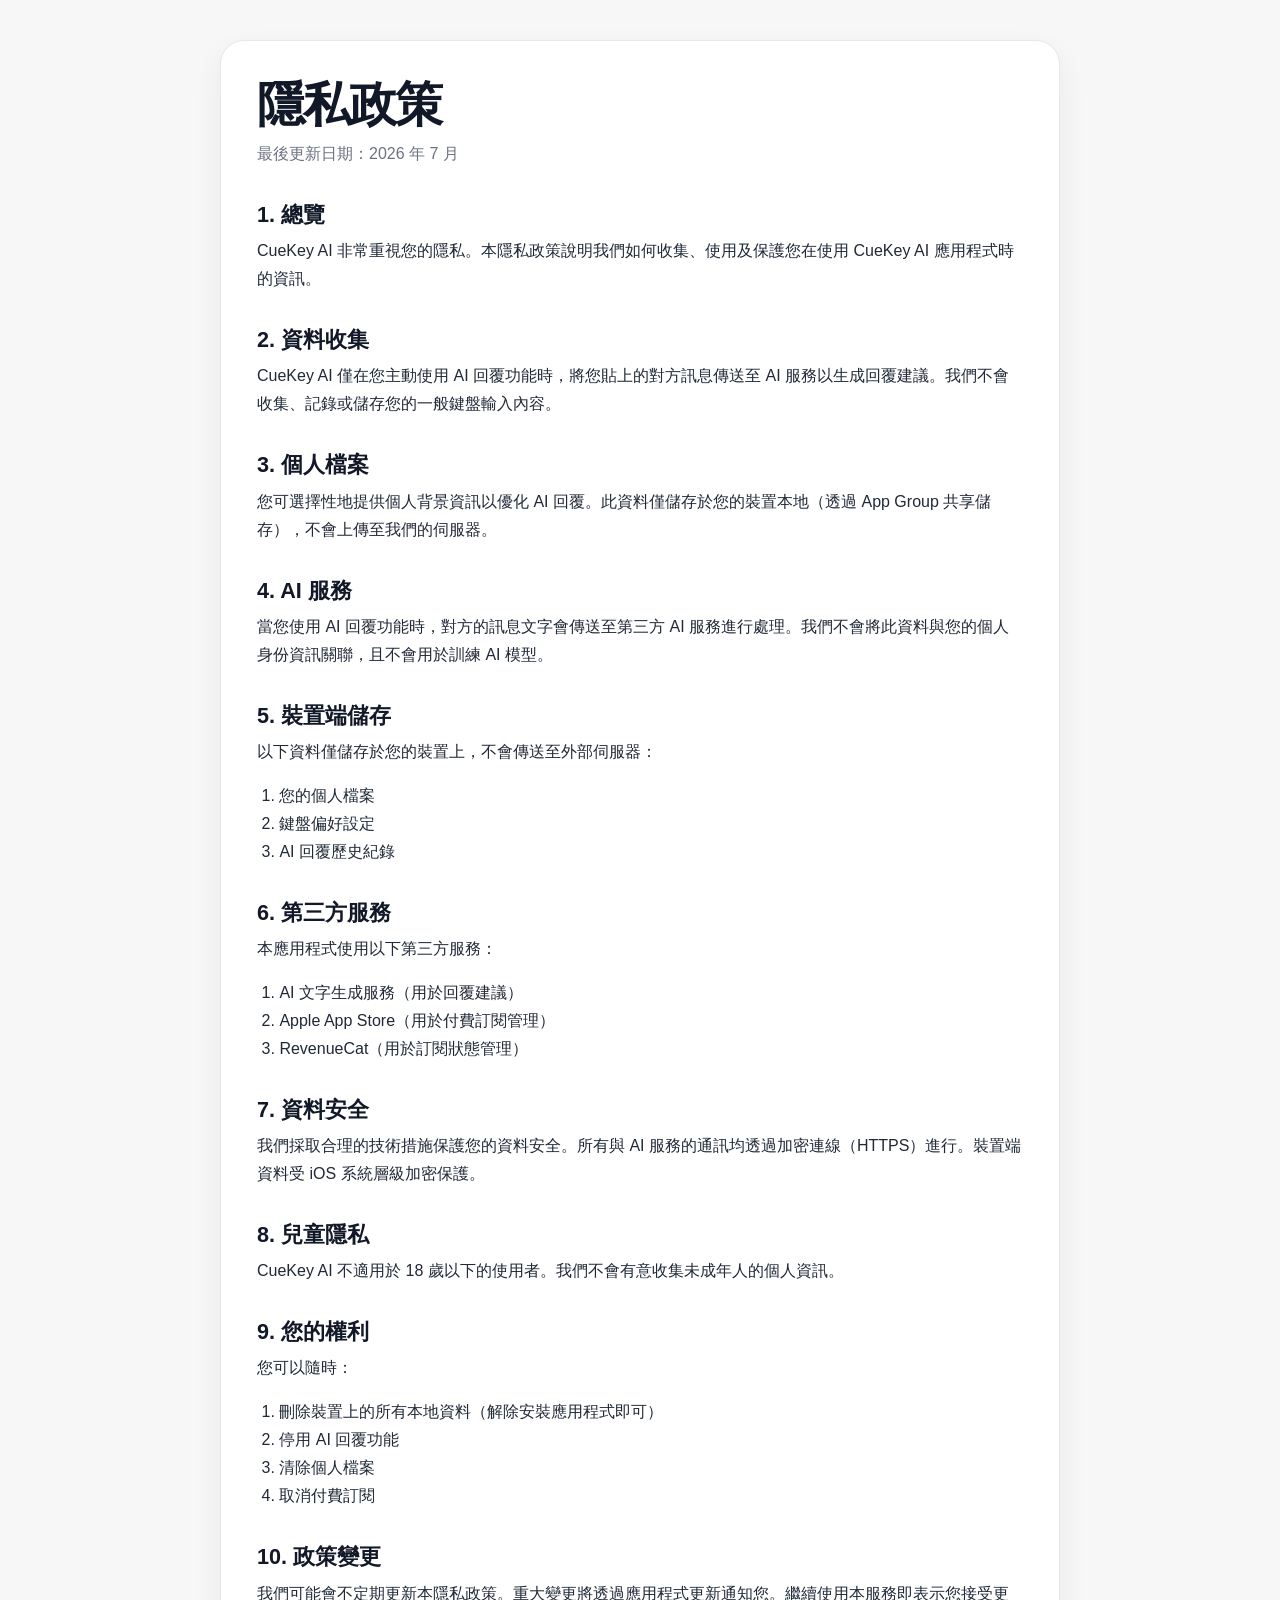
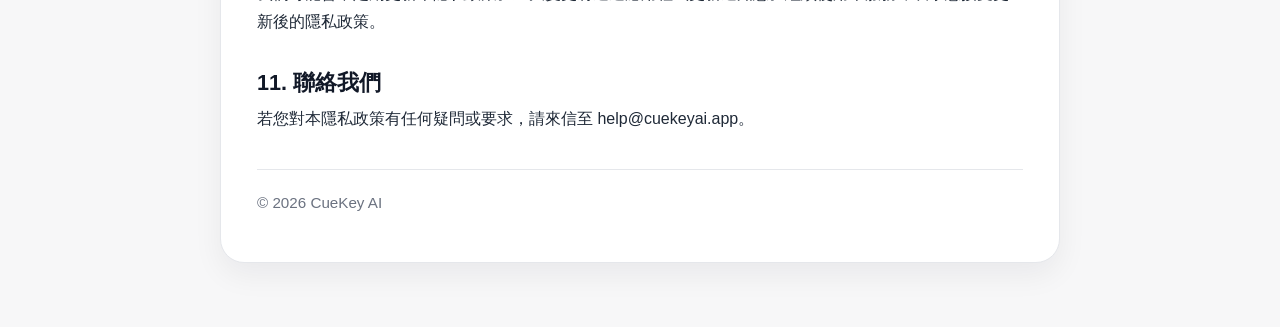
<file: privacy.html>
<!doctype html>
<html lang="zh-Hant-TW">
<head>
  <meta charset="utf-8" />
  <meta name="viewport" content="width=device-width, initial-scale=1" />
  <title>隱私政策 — CueKey AI 聊天鍵盤</title>
  <link rel="icon" type="image/png" href="images/favicon.png" />
  <style>
    :root {
      --bg: #f7f7f8;
      --card: #ffffff;
      --text: #1f2937;
      --muted: #6b7280;
      --border: #e5e7eb;
      --accent: #111827;
    }
    * { box-sizing: border-box; }
    body {
      margin: 0;
      font-family: -apple-system, BlinkMacSystemFont, "Segoe UI", Roboto, "Noto Sans TC", "Helvetica Neue", Arial, sans-serif;
      background: var(--bg);
      color: var(--text);
      line-height: 1.75;
    }
    .wrap {
      max-width: 880px;
      margin: 0 auto;
      padding: 40px 20px 64px;
    }
    .card {
      background: var(--card);
      border: 1px solid var(--border);
      border-radius: 24px;
      padding: 36px;
      box-shadow: 0 12px 30px rgba(17, 24, 39, 0.06);
    }
    h1 {
      margin: 0 0 8px;
      font-size: clamp(2rem, 5vw, 3rem);
      line-height: 1.15;
      letter-spacing: -0.04em;
      color: var(--accent);
    }
    .updated {
      margin: 0 0 32px;
      color: var(--muted);
      font-size: 1rem;
    }
    h2 {
      margin: 32px 0 8px;
      font-size: 1.35rem;
      line-height: 1.35;
      color: var(--accent);
    }
    p { margin: 0 0 10px; }
    ol, ul { padding-left: 1.4rem; }
    a { color: inherit; text-decoration: underline; text-underline-offset: 3px; }
    .footer {
      margin-top: 36px;
      padding-top: 20px;
      border-top: 1px solid var(--border);
      color: var(--muted);
      font-size: 0.95rem;
    }
    @media (max-width: 640px) {
      .wrap { padding: 20px 12px 40px; }
      .card { padding: 26px 20px; border-radius: 20px; }
      h2 { font-size: 1.2rem; }
    }
  </style>
  <!-- Privacy-friendly analytics by Plausible -->
  <script async src="https://plausible.io/js/pa-uHVQCpbFVM9A87yex5_EK.js"></script>
  <script>
    window.plausible=window.plausible||function(){(plausible.q=plausible.q||[]).push(arguments)},plausible.init=plausible.init||function(i){plausible.o=i||{}};
    plausible.init()
  </script>
</head>
<body>
  <main class="wrap">
    <article class="card">
      <h1>隱私政策</h1>
      <p class="updated">最後更新日期：2026 年 7 月</p>

      <section>
        <h2>1. 總覽</h2>
        <p>CueKey AI 非常重視您的隱私。本隱私政策說明我們如何收集、使用及保護您在使用 CueKey AI 應用程式時的資訊。</p>
      </section>

      <section>
        <h2>2. 資料收集</h2>
        <p>CueKey AI 僅在您主動使用 AI 回覆功能時，將您貼上的對方訊息傳送至 AI 服務以生成回覆建議。我們不會收集、記錄或儲存您的一般鍵盤輸入內容。</p>
      </section>

      <section>
        <h2>3. 個人檔案</h2>
        <p>您可選擇性地提供個人背景資訊以優化 AI 回覆。此資料僅儲存於您的裝置本地（透過 App Group 共享儲存），不會上傳至我們的伺服器。</p>
      </section>

      <section>
        <h2>4. AI 服務</h2>
        <p>當您使用 AI 回覆功能時，對方的訊息文字會傳送至第三方 AI 服務進行處理。我們不會將此資料與您的個人身份資訊關聯，且不會用於訓練 AI 模型。</p>
      </section>

      <section>
        <h2>5. 裝置端儲存</h2>
        <p>以下資料僅儲存於您的裝置上，不會傳送至外部伺服器：</p>
        <ol>
          <li>您的個人檔案</li>
          <li>鍵盤偏好設定</li>
          <li>AI 回覆歷史紀錄</li>
        </ol>
      </section>

      <section>
        <h2>6. 第三方服務</h2>
        <p>本應用程式使用以下第三方服務：</p>
        <ol>
          <li>AI 文字生成服務（用於回覆建議）</li>
          <li>Apple App Store（用於付費訂閱管理）</li>
          <li>RevenueCat（用於訂閱狀態管理）</li>
        </ol>
      </section>

      <section>
        <h2>7. 資料安全</h2>
        <p>我們採取合理的技術措施保護您的資料安全。所有與 AI 服務的通訊均透過加密連線（HTTPS）進行。裝置端資料受 iOS 系統層級加密保護。</p>
      </section>

      <section>
        <h2>8. 兒童隱私</h2>
        <p>CueKey AI 不適用於 18 歲以下的使用者。我們不會有意收集未成年人的個人資訊。</p>
      </section>

      <section>
        <h2>9. 您的權利</h2>
        <p>您可以隨時：</p>
        <ol>
          <li>刪除裝置上的所有本地資料（解除安裝應用程式即可）</li>
          <li>停用 AI 回覆功能</li>
          <li>清除個人檔案</li>
          <li>取消付費訂閱</li>
        </ol>
      </section>

      <section>
        <h2>10. 政策變更</h2>
        <p>我們可能會不定期更新本隱私政策。重大變更將透過應用程式更新通知您。繼續使用本服務即表示您接受更新後的隱私政策。</p>
      </section>

      <section>
        <h2>11. 聯絡我們</h2>
        <p>若您對本隱私政策有任何疑問或要求，請來信至 help@cuekeyai.app。</p>
      </section>

      <p class="footer">© 2026 CueKey AI</p>
    </article>
  </main>
</body>
</html>
</file>
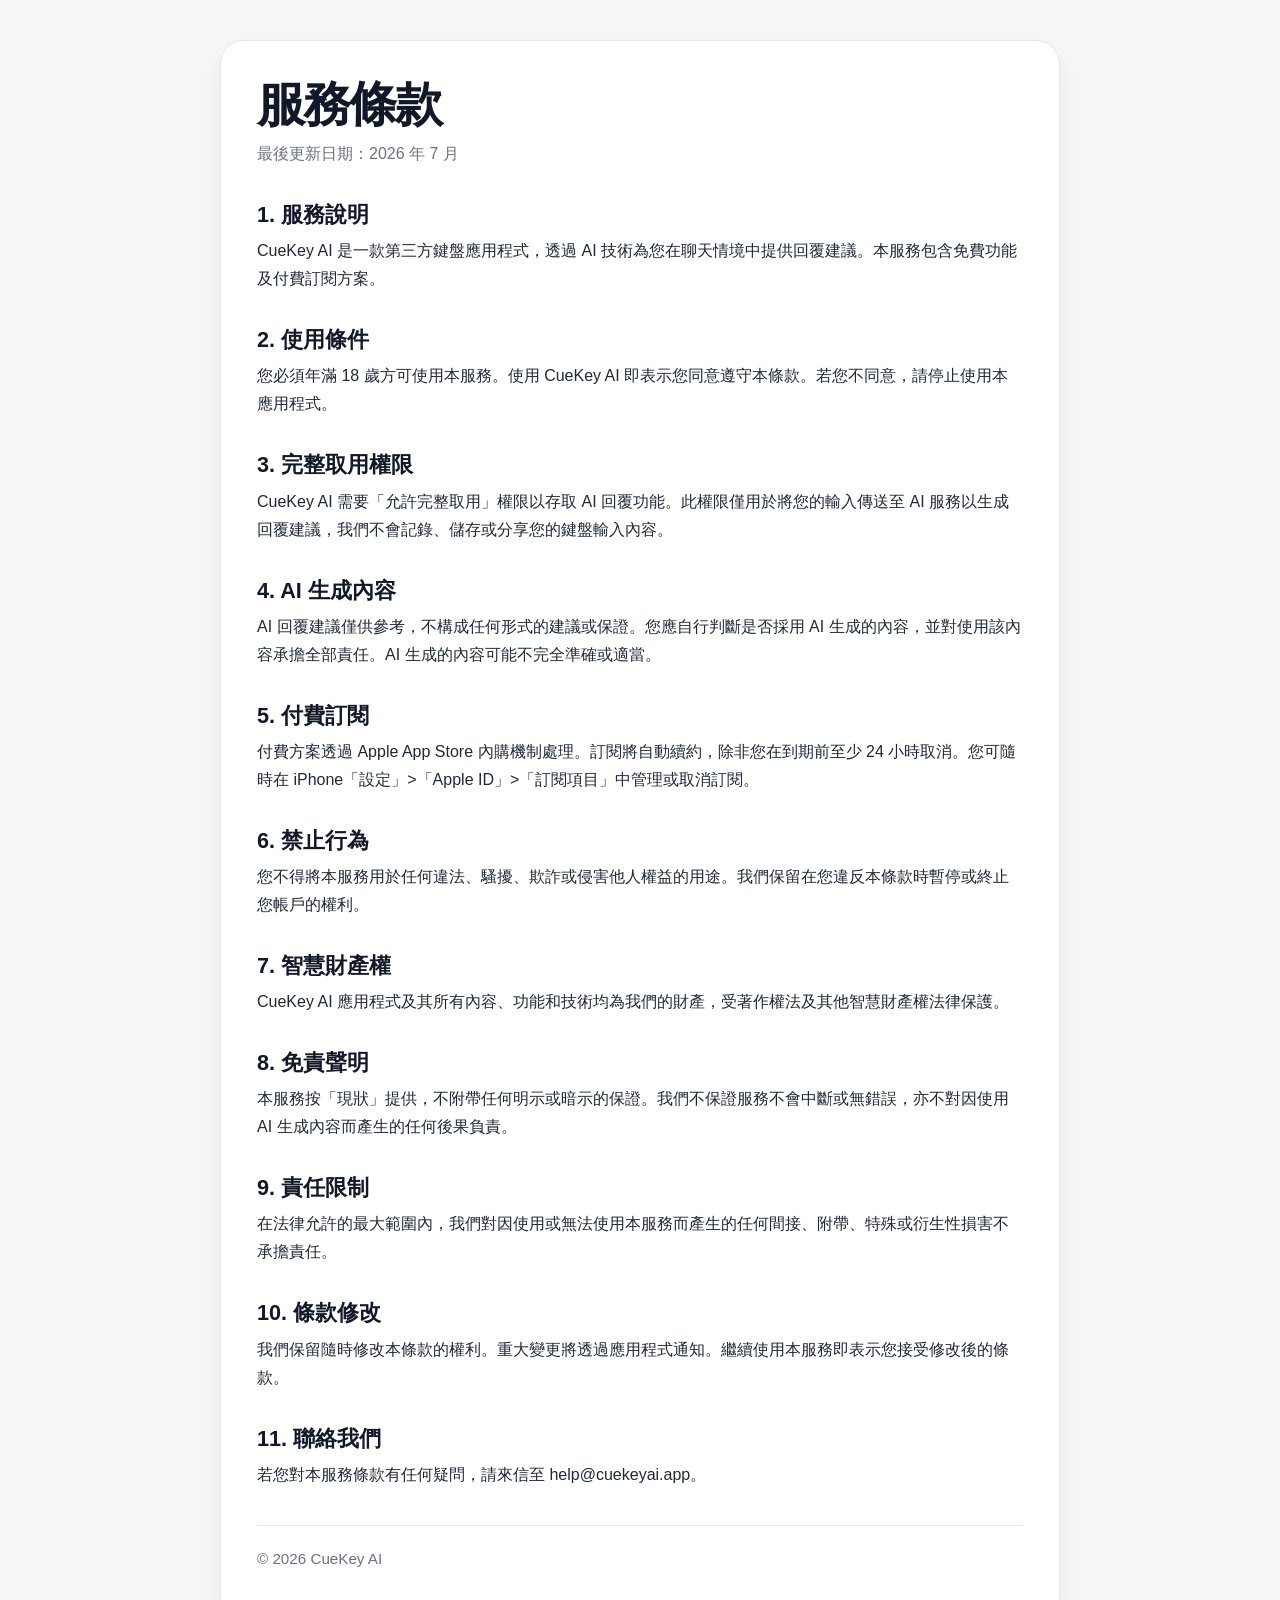
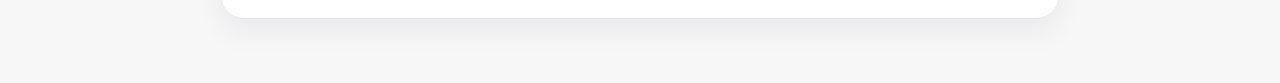
<file: terms.html>
<!doctype html>
<html lang="zh-Hant-TW">
<head>
  <meta charset="utf-8" />
  <meta name="viewport" content="width=device-width, initial-scale=1" />
  <title>服務條款 — CueKey AI 聊天鍵盤</title>
  <link rel="icon" type="image/png" href="images/favicon.png" />
  <style>
    :root {
      --bg: #f7f7f8;
      --card: #ffffff;
      --text: #1f2937;
      --muted: #6b7280;
      --border: #e5e7eb;
      --accent: #111827;
    }
    * { box-sizing: border-box; }
    body {
      margin: 0;
      font-family: -apple-system, BlinkMacSystemFont, "Segoe UI", Roboto, "Noto Sans TC", "Helvetica Neue", Arial, sans-serif;
      background: var(--bg);
      color: var(--text);
      line-height: 1.75;
    }
    .wrap {
      max-width: 880px;
      margin: 0 auto;
      padding: 40px 20px 64px;
    }
    .card {
      background: var(--card);
      border: 1px solid var(--border);
      border-radius: 24px;
      padding: 36px;
      box-shadow: 0 12px 30px rgba(17, 24, 39, 0.06);
    }
    h1 {
      margin: 0 0 8px;
      font-size: clamp(2rem, 5vw, 3rem);
      line-height: 1.15;
      letter-spacing: -0.04em;
      color: var(--accent);
    }
    .updated {
      margin: 0 0 32px;
      color: var(--muted);
      font-size: 1rem;
    }
    h2 {
      margin: 32px 0 8px;
      font-size: 1.35rem;
      line-height: 1.35;
      color: var(--accent);
    }
    p { margin: 0 0 10px; }
    ol, ul { padding-left: 1.4rem; }
    a { color: inherit; text-decoration: underline; text-underline-offset: 3px; }
    .footer {
      margin-top: 36px;
      padding-top: 20px;
      border-top: 1px solid var(--border);
      color: var(--muted);
      font-size: 0.95rem;
    }
    @media (max-width: 640px) {
      .wrap { padding: 20px 12px 40px; }
      .card { padding: 26px 20px; border-radius: 20px; }
      h2 { font-size: 1.2rem; }
    }
  </style>
  <!-- Privacy-friendly analytics by Plausible -->
  <script async src="https://plausible.io/js/pa-uHVQCpbFVM9A87yex5_EK.js"></script>
  <script>
    window.plausible=window.plausible||function(){(plausible.q=plausible.q||[]).push(arguments)},plausible.init=plausible.init||function(i){plausible.o=i||{}};
    plausible.init()
  </script>
</head>
<body>
  <main class="wrap">
    <article class="card">
      <h1>服務條款</h1>
      <p class="updated">最後更新日期：2026 年 7 月</p>

      <section>
        <h2>1. 服務說明</h2>
        <p>CueKey AI 是一款第三方鍵盤應用程式，透過 AI 技術為您在聊天情境中提供回覆建議。本服務包含免費功能及付費訂閱方案。</p>
      </section>

      <section>
        <h2>2. 使用條件</h2>
        <p>您必須年滿 18 歲方可使用本服務。使用 CueKey AI 即表示您同意遵守本條款。若您不同意，請停止使用本應用程式。</p>
      </section>

      <section>
        <h2>3. 完整取用權限</h2>
        <p>CueKey AI 需要「允許完整取用」權限以存取 AI 回覆功能。此權限僅用於將您的輸入傳送至 AI 服務以生成回覆建議，我們不會記錄、儲存或分享您的鍵盤輸入內容。</p>
      </section>

      <section>
        <h2>4. AI 生成內容</h2>
        <p>AI 回覆建議僅供參考，不構成任何形式的建議或保證。您應自行判斷是否採用 AI 生成的內容，並對使用該內容承擔全部責任。AI 生成的內容可能不完全準確或適當。</p>
      </section>

      <section>
        <h2>5. 付費訂閱</h2>
        <p>付費方案透過 Apple App Store 內購機制處理。訂閱將自動續約，除非您在到期前至少 24 小時取消。您可隨時在 iPhone「設定」&gt;「Apple ID」&gt;「訂閱項目」中管理或取消訂閱。</p>
      </section>

      <section>
        <h2>6. 禁止行為</h2>
        <p>您不得將本服務用於任何違法、騷擾、欺詐或侵害他人權益的用途。我們保留在您違反本條款時暫停或終止您帳戶的權利。</p>
      </section>

      <section>
        <h2>7. 智慧財產權</h2>
        <p>CueKey AI 應用程式及其所有內容、功能和技術均為我們的財產，受著作權法及其他智慧財產權法律保護。</p>
      </section>

      <section>
        <h2>8. 免責聲明</h2>
        <p>本服務按「現狀」提供，不附帶任何明示或暗示的保證。我們不保證服務不會中斷或無錯誤，亦不對因使用 AI 生成內容而產生的任何後果負責。</p>
      </section>

      <section>
        <h2>9. 責任限制</h2>
        <p>在法律允許的最大範圍內，我們對因使用或無法使用本服務而產生的任何間接、附帶、特殊或衍生性損害不承擔責任。</p>
      </section>

      <section>
        <h2>10. 條款修改</h2>
        <p>我們保留隨時修改本條款的權利。重大變更將透過應用程式通知。繼續使用本服務即表示您接受修改後的條款。</p>
      </section>

      <section>
        <h2>11. 聯絡我們</h2>
        <p>若您對本服務條款有任何疑問，請來信至 help@cuekeyai.app。</p>
      </section>

      <p class="footer">© 2026 CueKey AI</p>
    </article>
  </main>
</body>
</html>
</file>
